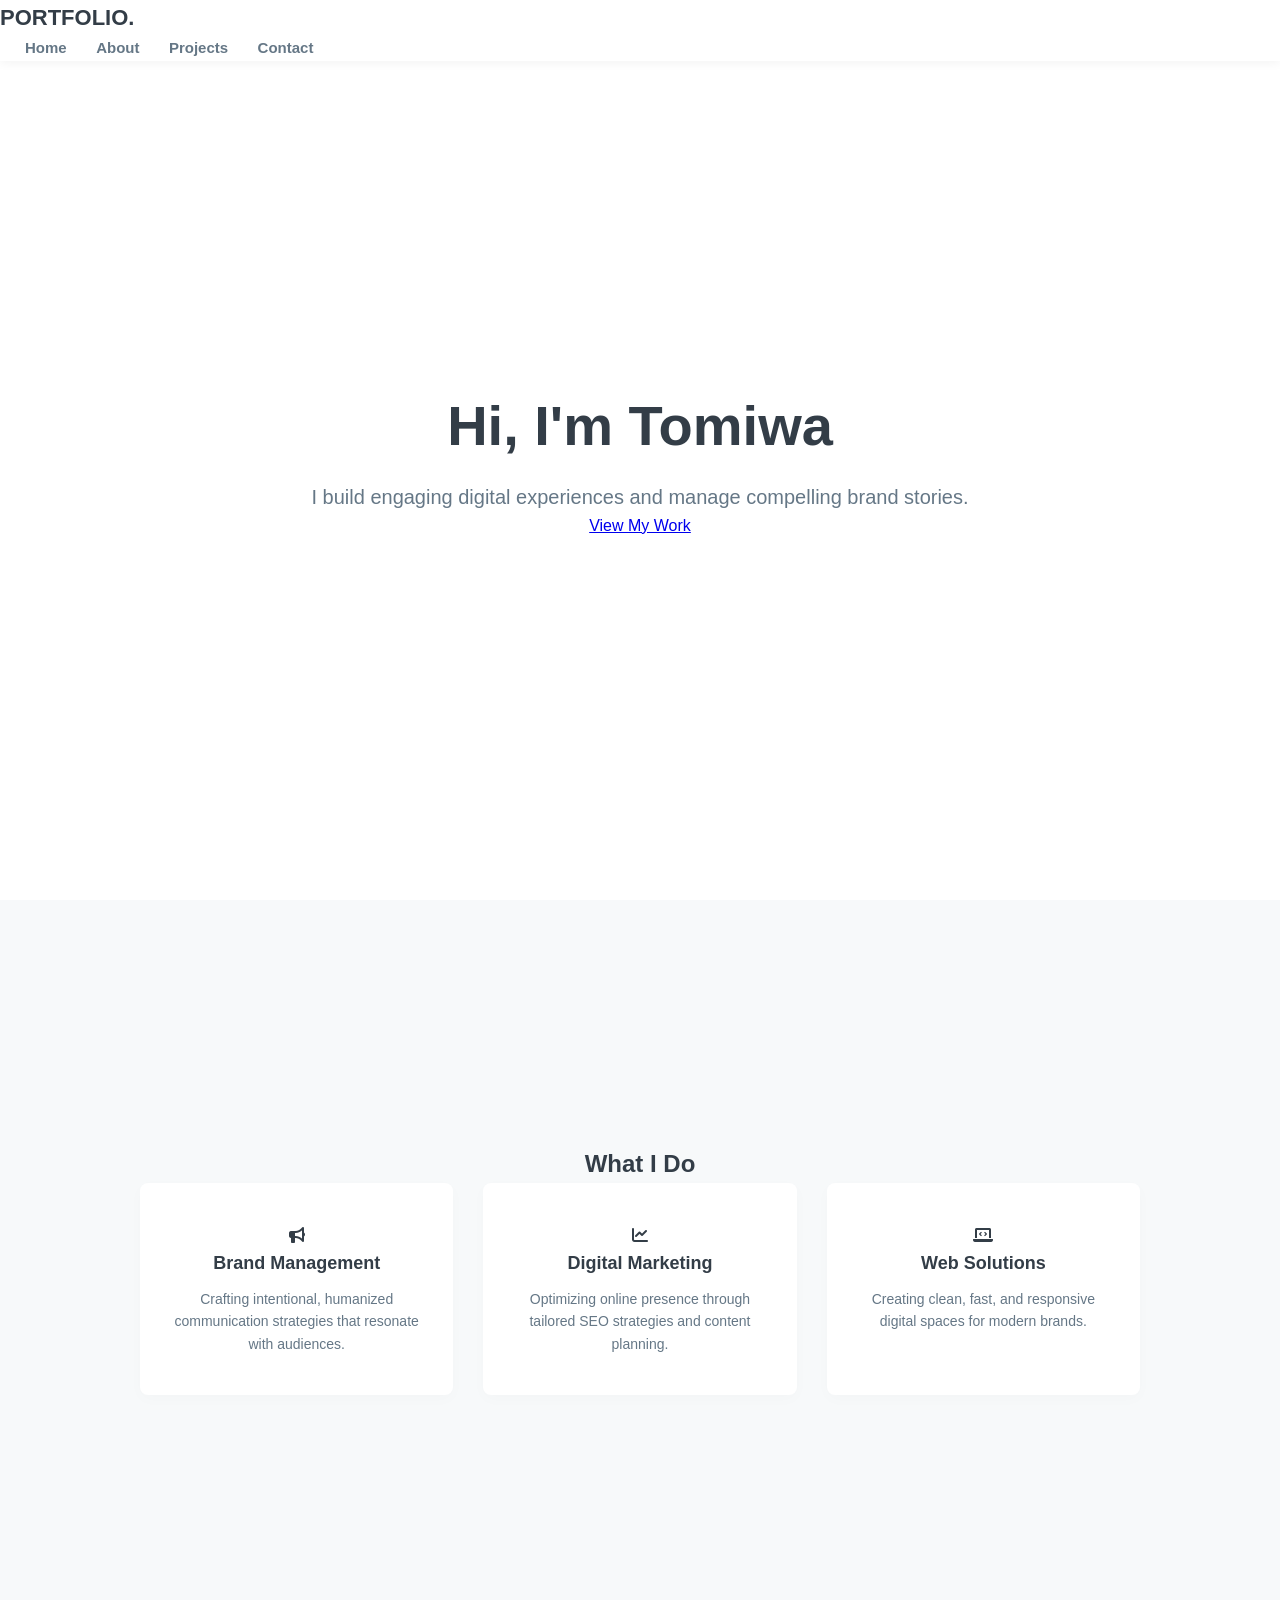
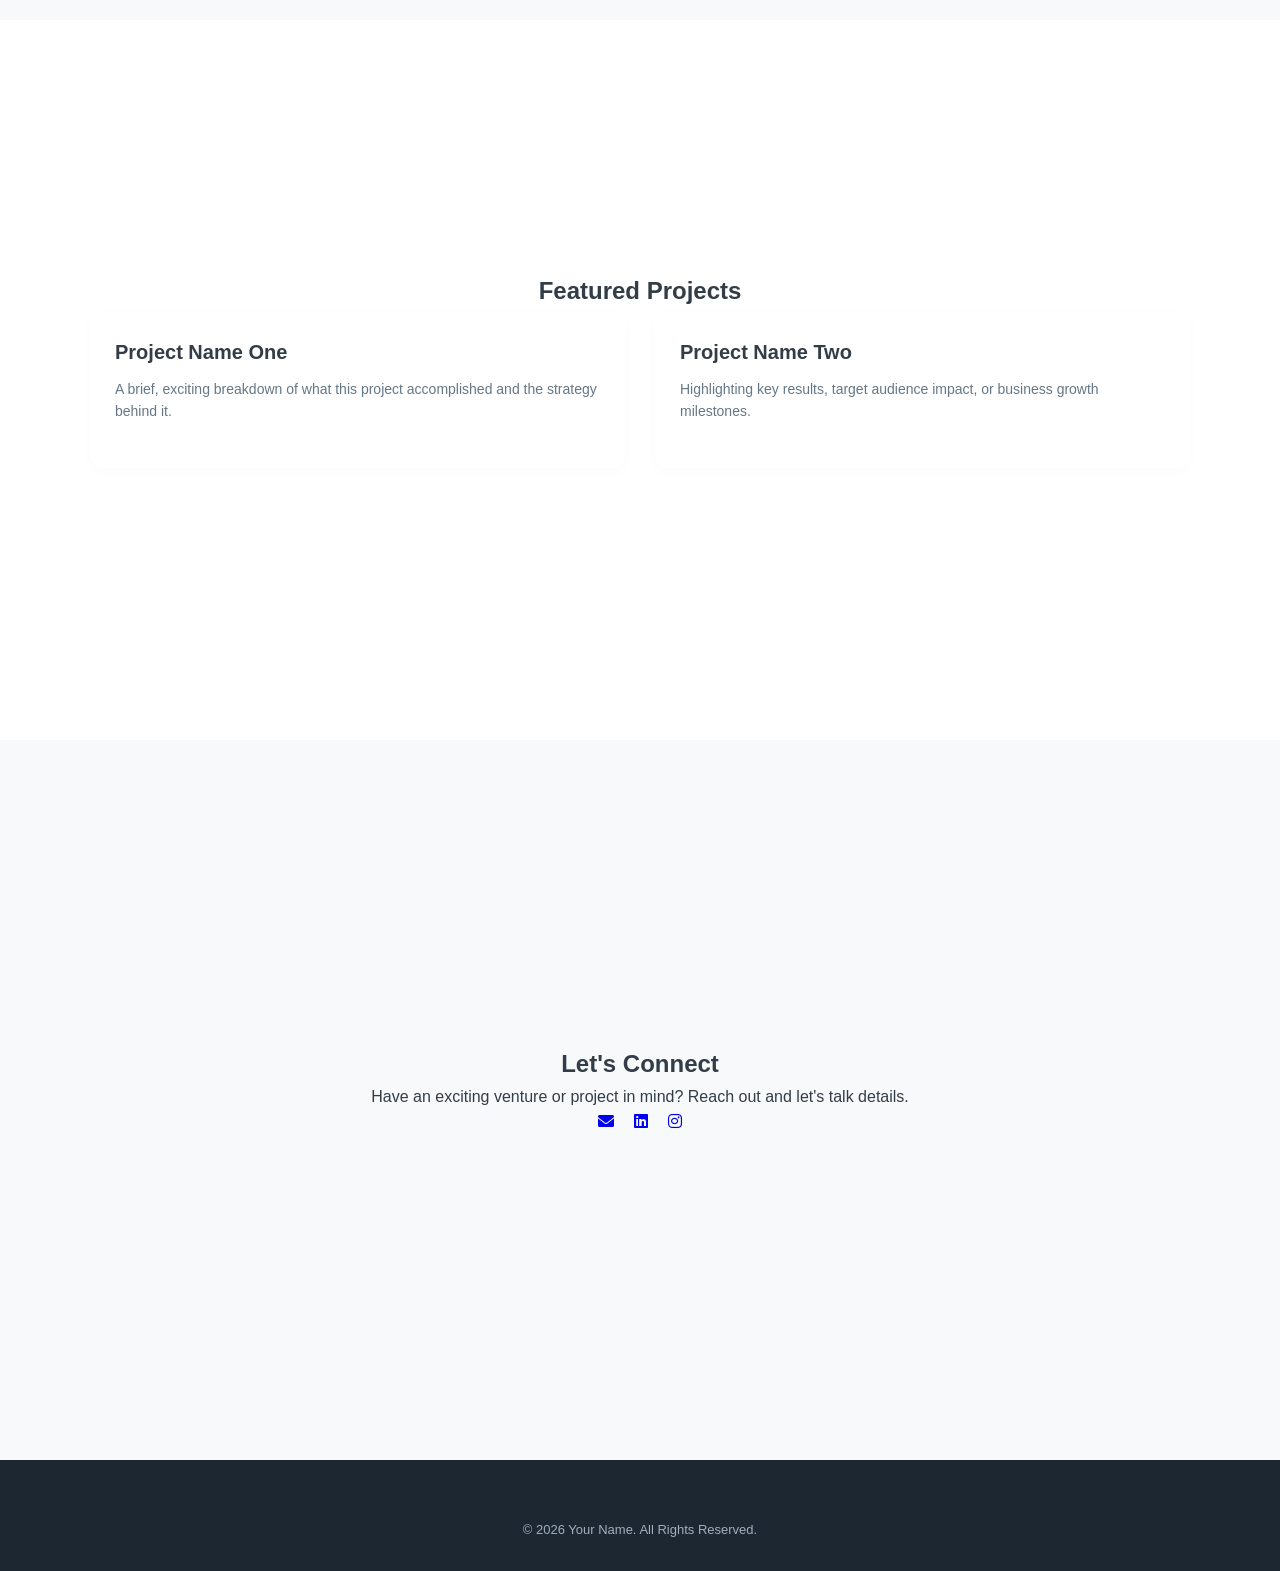
<file: index,.html>
<!DOCTYPE html>
<html lang="en">
<head>
    <meta charset="UTF-8">
    <meta name="viewport" content="width=device-width, initial-scale=1.0">
    <title>My Professional Portfolio</title>
    <link rel="stylesheet" href="style.css">
    <!-- Font Awesome for clean icons -->
    <link rel="stylesheet" href="https://cdnjs.cloudflare.com/ajax/libs/font-awesome/6.0.0/css/all.min.css">
</head>
<body>

    <!-- Header / Navigation -->
    <header>
        <div class="logo">PORTFOLIO.</div>
        <nav>
            <a href="#home">Home</a>
            <a href="#about">About</a>
            <a href="#projects">Projects</a>
            <a href="#contact">Contact</a>
        </nav>
    </header>

    <!-- Hero Section -->
    <section id="home" class="hero">
        <div class="hero-content">
            <h1>Hi, I'm <span class="highlight">Tomiwa</span></h1>
            <p>I build engaging digital experiences and manage compelling brand stories.</p>
            <a href="#projects" class="btn">View My Work</a>
        </div>
    </section>

    <!-- About Section -->
    <section id="about">
        <h2>What I Do</h2>
        <div class="about-grid">
            <div class="about-card">
                <i class="fa-solid fa-bullhorn card-icon"></i>
                <h3>Brand Management</h3>
                <p>Crafting intentional, humanized communication strategies that resonate with audiences.</p>
            </div>
            <div class="about-card">
                <i class="fa-solid fa-chart-line card-icon"></i>
                <h3>Digital Marketing</h3>
                <p>Optimizing online presence through tailored SEO strategies and content planning.</p>
            </div>
            <div class="about-card">
                <i class="fa-solid fa-laptop-code card-icon"></i>
                <h3>Web Solutions</h3>
                <p>Creating clean, fast, and responsive digital spaces for modern brands.</p>
            </div>
        </div>
    </section>

    <!-- Projects Section -->
    <section id="projects" class="bg-light">
        <h2>Featured Projects</h2>
        <div class="projects-grid">
            <!-- Project 1 -->
            <div class="project-card">
                <div class="project-info">
                    <h3>Project Name One</h3>
                    <p>A brief, exciting breakdown of what this project accomplished and the strategy behind it.</p>
                </div>
            </div>
            <!-- Project 2 -->
            <div class="project-card">
                <div class="project-info">
                    <h3>Project Name Two</h3>
                    <p>Highlighting key results, target audience impact, or business growth milestones.</p>
                </div>
            </div>
        </div>
    </section>

    <!-- Contact Section -->
    <section id="contact">
        <h2>Let's Connect</h2>
        <p>Have an exciting venture or project in mind? Reach out and let's talk details.</p>
        <div class="social-links">
            <a href="mailto:youremail@example.com" target="_blank"><i class="fa-solid fa-envelope"></i></a>
            <a href="https://linkedin.com" target="_blank"><i class="fa-brands fa-linkedin"></i></a>
            <a href="https://instagram.com" target="_blank"><i class="fa-brands fa-instagram"></i></a>
        </div>
    </section>

    <!-- Footer -->
    <footer>
        <p>&copy; 2026 Your Name. All Rights Reserved.</p>
    </footer>

</body>
</html>
</file>
<file: style.css>
/* ==========================================================================
   1. CSS RESET & CORE VARIABLES
   ========================================================================== */
* {
    margin: 0;
    padding: 0;
    box-sizing: border-box;
    font-family: 'Segoe UI', -apple-system, BlinkMacSystemFont, Roboto, sans-serif;
}

:root {
    --bg-color: #f7f9fa;
    --text-main: #333d47;
    --text-muted: #657786;
    --primary-blue: #4a90e2;
    --badge-bg: #eef2f7;
    --badge-text: #4b6584;
    --footer-bg: #1d2731;
}

html {
    scroll-behavior: smooth;
}

body {
    background-color: var(--bg-color);
    color: var(--text-main);
    line-height: 1.6;
}

/* ==========================================================================
   2. NAVIGATION BAR
   ========================================================================== */
header {
    position: fixed;
    top: 0;
    left: 0;
    width: 100%;
    background-color: #ffffff;
    box-shadow: 0 2px 10px rgba(0,0,0,0.05);
    z-index: 1000;
}

.nav-container {
    max-width: 1100px;
    margin: 0 auto;
    display: flex;
    justify-content: space-between;
    align-items: center;
    padding: 20px;
}

.logo {
    font-size: 22px;
    font-weight: 700;
    color: var(--text-main);
    text-decoration: none;
}

nav a {
    text-decoration: none;
    color: var(--text-muted);
    margin-left: 25px;
    font-weight: 600;
    font-size: 15px;
    transition: color 0.2s ease;
}

nav a:hover {
    color: var(--primary-blue);
}

/* ==========================================================================
   3. GENERIC SECTION STRUCTURE
   ========================================================================== */
section {
    padding: 100px 20px 80px 20px;
    min-height: 80vh;
    display: flex;
    flex-direction: column;
    justify-content: center;
    align-items: center;
    text-align: center;
}

.section-title {
    font-size: 42px;
    font-weight: 700;
    margin-bottom: 15px;
    color: var(--text-main);
}

.section-subtitle {
    font-size: 16px;
    color: var(--text-muted);
    max-width: 600px;
    margin-bottom: 50px;
}

/* ==========================================================================
   4. HOME / HERO SECTION
   ========================================================================== */
#home {
    background-color: #ffffff;
    min-height: 100vh;
}

#home h1 {
    font-size: 56px;
    font-weight: 700;
    margin-bottom: 10px;
}

#home p {
    font-size: 20px;
    color: var(--text-muted);
}

/* ==========================================================================
   5. ABOUT SECTION
   ========================================================================== */
#about {
    background-color: var(--bg-color);
}

.about-grid {
    display: grid;
    grid-template-columns: repeat(auto-fit, minmax(250px, 1fr));
    gap: 30px;
    max-width: 1000px;
    width: 100%;
}

.about-card {
    background: #ffffff;
    padding: 40px 30px;
    border-radius: 8px;
    box-shadow: 0 4px 15px rgba(0,0,0,0.02);
    transition: transform 0.3s ease;
}

.about-card:hover {
    transform: translateY(-5px);
}

.icon-wrapper {
    width: 60px;
    height: 60px;
    background-color: #e8f0fe;
    border-radius: 50%;
    display: flex;
    align-items: center;
    justify-content: center;
    margin: 0 auto 20px auto;
}

.icon-wrapper i {
    font-size: 22px;
    color: var(--primary-blue);
}

.about-card h3 {
    font-size: 18px;
    font-weight: 700;
    margin-bottom: 10px;
}

.about-card p {
    font-size: 14px;
    color: var(--text-muted);
}

/* ==========================================================================
   6. PROJECTS SECTION & WIREFRAMES
   ========================================================================== */
#projects {
    background-color: #ffffff;
}

.projects-grid {
    display: grid;
    grid-template-columns: repeat(auto-fit, minmax(300px, 1fr));
    gap: 30px;
    max-width: 1100px;
    width: 100%;
    margin-bottom: 40px;
}

.project-card {
    background: var(--bg-color);
    border-radius: 12px;
    overflow: hidden;
    text-align: left;
    display: flex;
    flex-direction: column;
    box-shadow: 0 4px 15px rgba(0,0,0,0.02);
}

.project-image-placeholder {
    height: 200px;
    background: #d4e3fc;
    position: relative;
    display: flex;
    align-items: center;
    justify-content: center;
    padding: 20px;
}

/* Match the graphic layouts exactly */
.mock-ecommerce {
    display: flex;
    gap: 10px;
    width: 100%;
    justify-content: center;
}

.mock-box {
    width: 60px;
    height: 60px;
    background: #4a90e2;
    border-radius: 4px;
    opacity: 0.7;
}

.mock-portfolio {
    width: 80%;
    height: 100px;
    background: #ffffff;
    border-radius: 4px;
    border-top: 15px solid #4a90e2;
    position: relative;
}

.mock-portfolio::before {
    content: '';
    position: absolute;
    top: 20px; left: 15px;
    width: 50%; height: 10px;
    background: #ced4da;
}

.mock-phone {
    width: 70px;
    height: 130px;
    background: #ffffff;
    border: 4px solid #4a90e2;
    border-radius: 12px;
    position: relative;
}

.mock-phone::before {
    content: '';
    position: absolute;
    top: 10px; left: 10px; right: 10px; bottom: 10px;
    background: #e9ecef;
    border-radius: 6px;
}

.project-info {
    padding: 25px;
    background: #ffffff;
    flex-grow: 1;
    border-bottom-left-radius: 12px;
    border-bottom-right-radius: 12px;
}

.project-info h3 {
    font-size: 20px;
    font-weight: 700;
    margin-bottom: 10px;
    color: var(--text-main);
}

.project-info p {
    font-size: 14px;
    color: var(--text-muted);
    margin-bottom: 20px;
    min-height: 44px;
}

.tech-badges {
    display: flex;
    gap: 10px;
}

.badge {
    background-color: var(--badge-bg);
    color: var(--badge-text);
    padding: 4px 12px;
    border-radius: 20px;
    font-size: 12px;
    font-weight: 600;
}

/* ==========================================================================
   7. FOOTER & SOCIALS
   ========================================================================== */
footer {
    background-color: var(--footer-bg);
    color: #ffffff;
    padding: 60px 20px 30px 20px;
    text-align: center;
    width: 100%;
}

footer h2 {
    font-size: 32px;
    font-weight: 700;
    margin-bottom: 30px;
}

.social-links {
    display: flex;
    justify-content: center;
    gap: 20px;
    margin-bottom: 40px;
}

.social-icon {
    width: 45px;
    height: 45px;
    background-color: rgba(255, 255, 255, 0.08);
    color: #ffffff;
    border-radius: 50%;
    display: flex;
    align-items: center;
    justify-content: center;
    text-decoration: none;
    font-size: 18px;
    transition: background-color 0.2s ease, transform 0.2s ease;
}

.social-icon:hover {
    background-color: var(--primary-blue);
    transform: scale(1.05);
}

footer p {
    font-size: 13px;
    color: #a0aec0;
}

/* ==========================================================================
   8. RESPONSIVE MEDIA QUERIES
   ========================================================================== */
@media (max-width: 768px) {
    #home h1 { 
        font-size: 42px; 
    }
    .section-title { 
        font-size: 32px; 
    }
    .nav-container { 
        padding: 15px 20px; 
    }
    nav a { 
        margin-left: 15px; 
        font-size: 14px; 
    }
}
</file>
